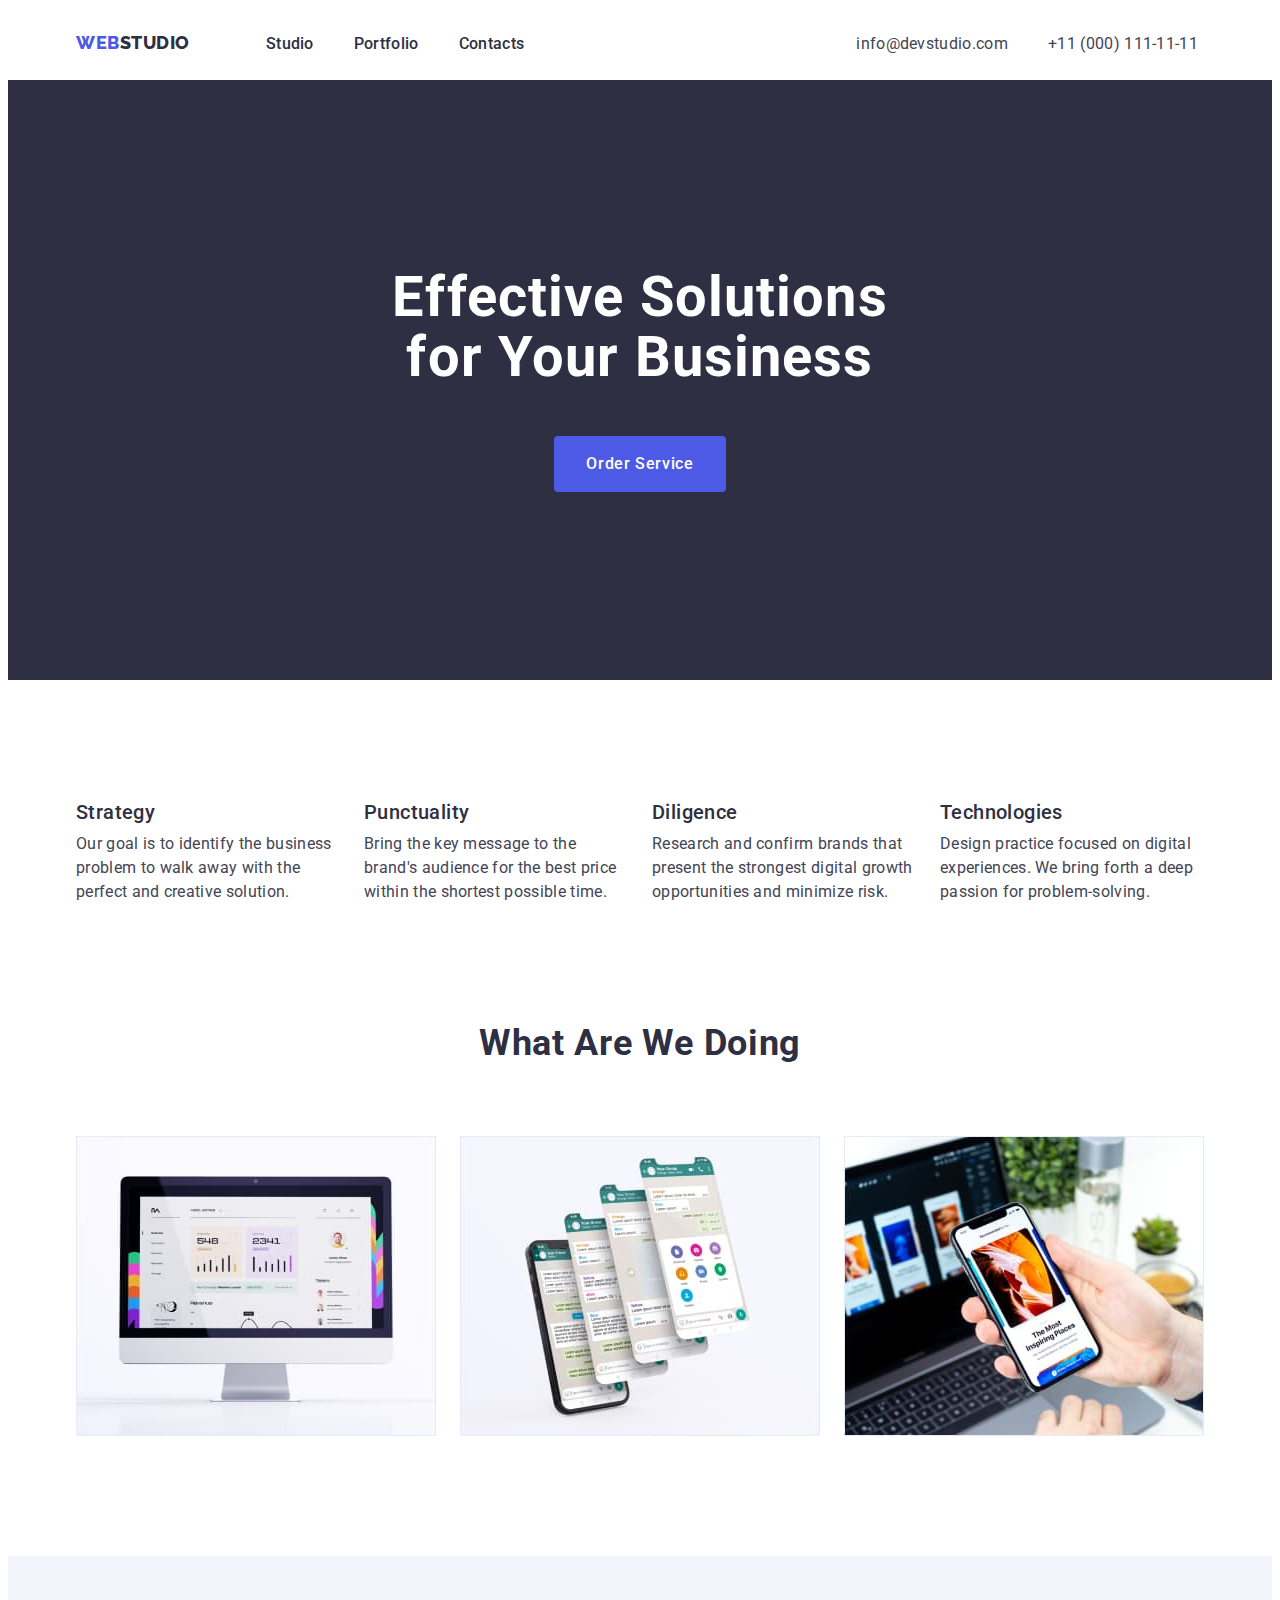
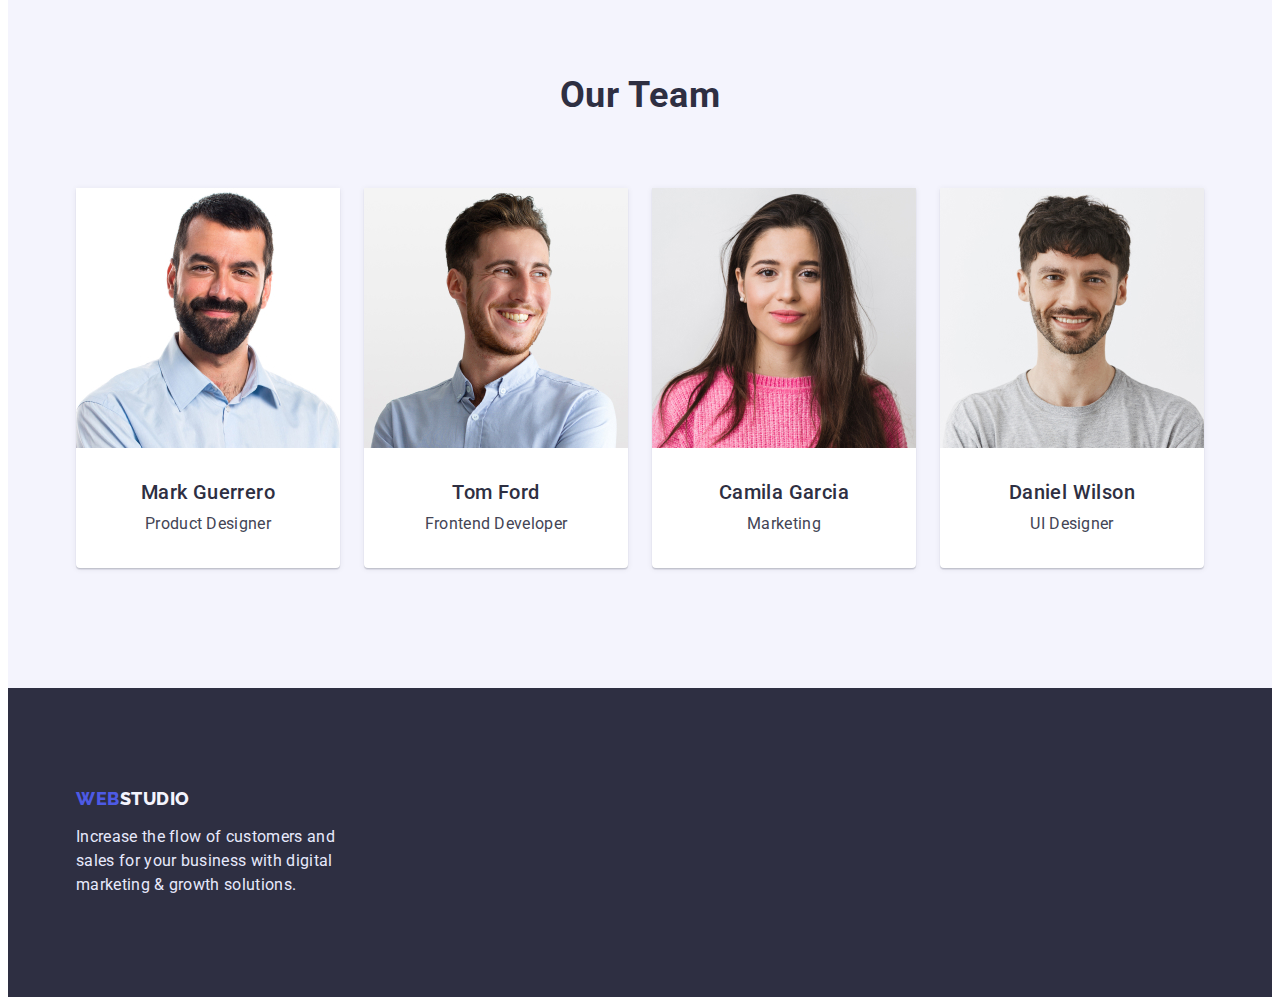
<file: index.html>
<!DOCTYPE html>
<html lang="en">
  <head>
    <meta charset="UTF-8" />
    <meta http-equiv="X-UA-Compatible" content="IE=edge" />
    <meta name="viewport" content="width=device-width, initial-scale=1.0" />
    <link rel="preconnect" href="https://fonts.googleapis.com" />
    <link rel="preconnect" href="https://fonts.gstatic.com" crossorigin />
    <link
      href="https://fonts.googleapis.com/css2?family=Raleway:wght@800&family=Roboto:wght@400;500;700&display=swap"
      rel="stylesheet"
    />
    <link rel="stylesheet" href="./css/styles.css" />
    <title>WebStudio</title>
  </head>
  <body>
    <header class="header">
      <div class="header__container container">
        <nav class="header__navigation">
          <a class="header__logo link" href="./index.html"
            >WEB<span class="header__span">Studio</span></a
          >

          <ul class="header__navigation-list list">
            <li class="header__navigation-item">
              <a class="header__navigation-link link" href="./index.html"
                >Studio</a
              >
            </li>
            <li class="header__navigation-item">
              <a class="header__navigation-link link" href="./portfolio.html"
                >Portfolio</a
              >
            </li>
            <li class="header__navigation-item">
              <a class="header__navigation-link link" href="">Contacts</a>
            </li>
          </ul>
        </nav>

        <address class="header__address">
          <ul class="header__address-list list">
            <li class="header__address-item">
              <a
                class="header__adress-link link"
                href="mailto:info@devstudio.com"
                >info@devstudio.com</a
              >
            </li>
            <li class="header__address-item">
              <a class="header__adress-link link" href="tel:+11(000)111-11-11"
                >+11 (000) 111-11-11</a
              >
            </li>
          </ul>
        </address>
      </div>
    </header>
    <!-- HERO SECTION-->
    <main>
      <section class="section hero">
        <div class="container">
          <h1 class="hero-title">Effective Solutions for Your Business</h1>
          <button class="hero__button" type="button">Order Service</button>
        </div>
      </section>

      <!-- PRIVILAGE  -->
      <section class="section__privilage">
        <div class="container">
          <h2 hidden class="visually-hidden">our privilage</h2>
          <ul class="privilage__list list">
            <li class="privilage__item">
              <h3 class="privilage__title">Strategy</h3>
              <p class="privilage__text">
                Our goal is to identify the business problem to walk away with
                the perfect and creative solution.
              </p>
            </li>
            <li class="privilage__item">
              <h3 class="privilage__title">Punctuality</h3>
              <p class="privilage__text">
                Bring the key message to the brand's audience for the best price
                within the shortest possible time.
              </p>
            </li>
            <li class="privilage__item">
              <h3 class="privilage__title">Diligence</h3>
              <p class="privilage__text">
                Research and confirm brands that present the strongest digital
                growth opportunities and minimize risk.
              </p>
            </li>
            <li class="privilage__item">
              <h3 class="privilage__title">Technologies</h3>
              <p class="privilage__text">
                Design practice focused on digital experiences. We bring forth a
                deep passion for problem-solving.
              </p>
            </li>
          </ul>
        </div>
      </section>

      <!-- WHAT WE ARE DOING -->
      <section class="section what">
        <div class="container">
          <h2 class="section__what-title">What are we doing</h2>
          <ul class="section__what-list list">
            <li class="section__what-item">
              <img
                class="section__what-photo"
                src="./images/about/img1.jpg"
                alt="monitor"
                width="360"
                height="300"
              />
            </li>
            <li class="section__what-item">
              <img
                class="section__what-photo"
                src="./images/about/img2.jpg"
                alt="smatrphone"
                width="360"
                height="300"
              />
            </li>
            <li class="section__what-item">
              <img
                class="section__what-photo"
                src="./images/about/img3.jpg"
                alt="phone and laptop"
                width="360"
                height="300"
              />
            </li>
          </ul>
        </div>
      </section>

      <!-- TEAM SECTION  -->
      <section class="section section__team">
        <div class="container">
          <h2 class="section__team-title">Our Team</h2>
          <ul class="section__team-list list">
            <li class="section__team-item">
              <img
                class="section__team-photo"
                src="./images/employees/foto1.jpg"
                alt="photo mark"
                width="264"
                height="260"
              />
              <div class="team__wrapper">
                <h3 class="section__team-sabtitle">Mark Guerrero</h3>
                <p class="section__team-text">Product Designer</p>
              </div>
            </li>
            <li class="section__team-item">
              <img
                class="section__team-photo"
                src="./images/employees/foto2.jpg"
                alt="photo tom"
                width="264"
                height="260"
              />
              <div class="team__wrapper">
                <h3 class="section__team-sabtitle">Tom Ford</h3>
                <p class="section__team-text">Frontend Developer</p>
              </div>
            </li>
            <li class="section__team-item">
              <img
                class="section__team-photo"
                src="./images/employees/foto3.jpg"
                alt="photo camila"
                width="264"
                height="260"
              />
              <div class="team__wrapper">
                <h3 class="section__team-sabtitle">Camila Garcia</h3>
                <p class="section__team-text">Marketing</p>
              </div>
            </li>
            <li class="section__team-item">
              <img
                class="section__team-photo"
                src="./images/employees/foto4.jpg"
                alt="photo daniel"
                width="264"
                height="260"
              />
              <div class="team__wrapper">
                <h3 class="section__team-sabtitle">Daniel Wilson</h3>
                <p class="section__team-text">UI Designer</p>
              </div>
            </li>
          </ul>
        </div>
      </section>
    </main>

    <footer class="footer">
      <div class="container">
        <a class="lo__go-link" href="index.html"
          >WEB<span class="footer-logo">Studio</span></a
        >
        <p class="footer-text">
          Increase the flow of customers and sales for your business with
          digital marketing & growth solutions.
        </p>
      </div>
    </footer>
  </body>
</html>
</file>
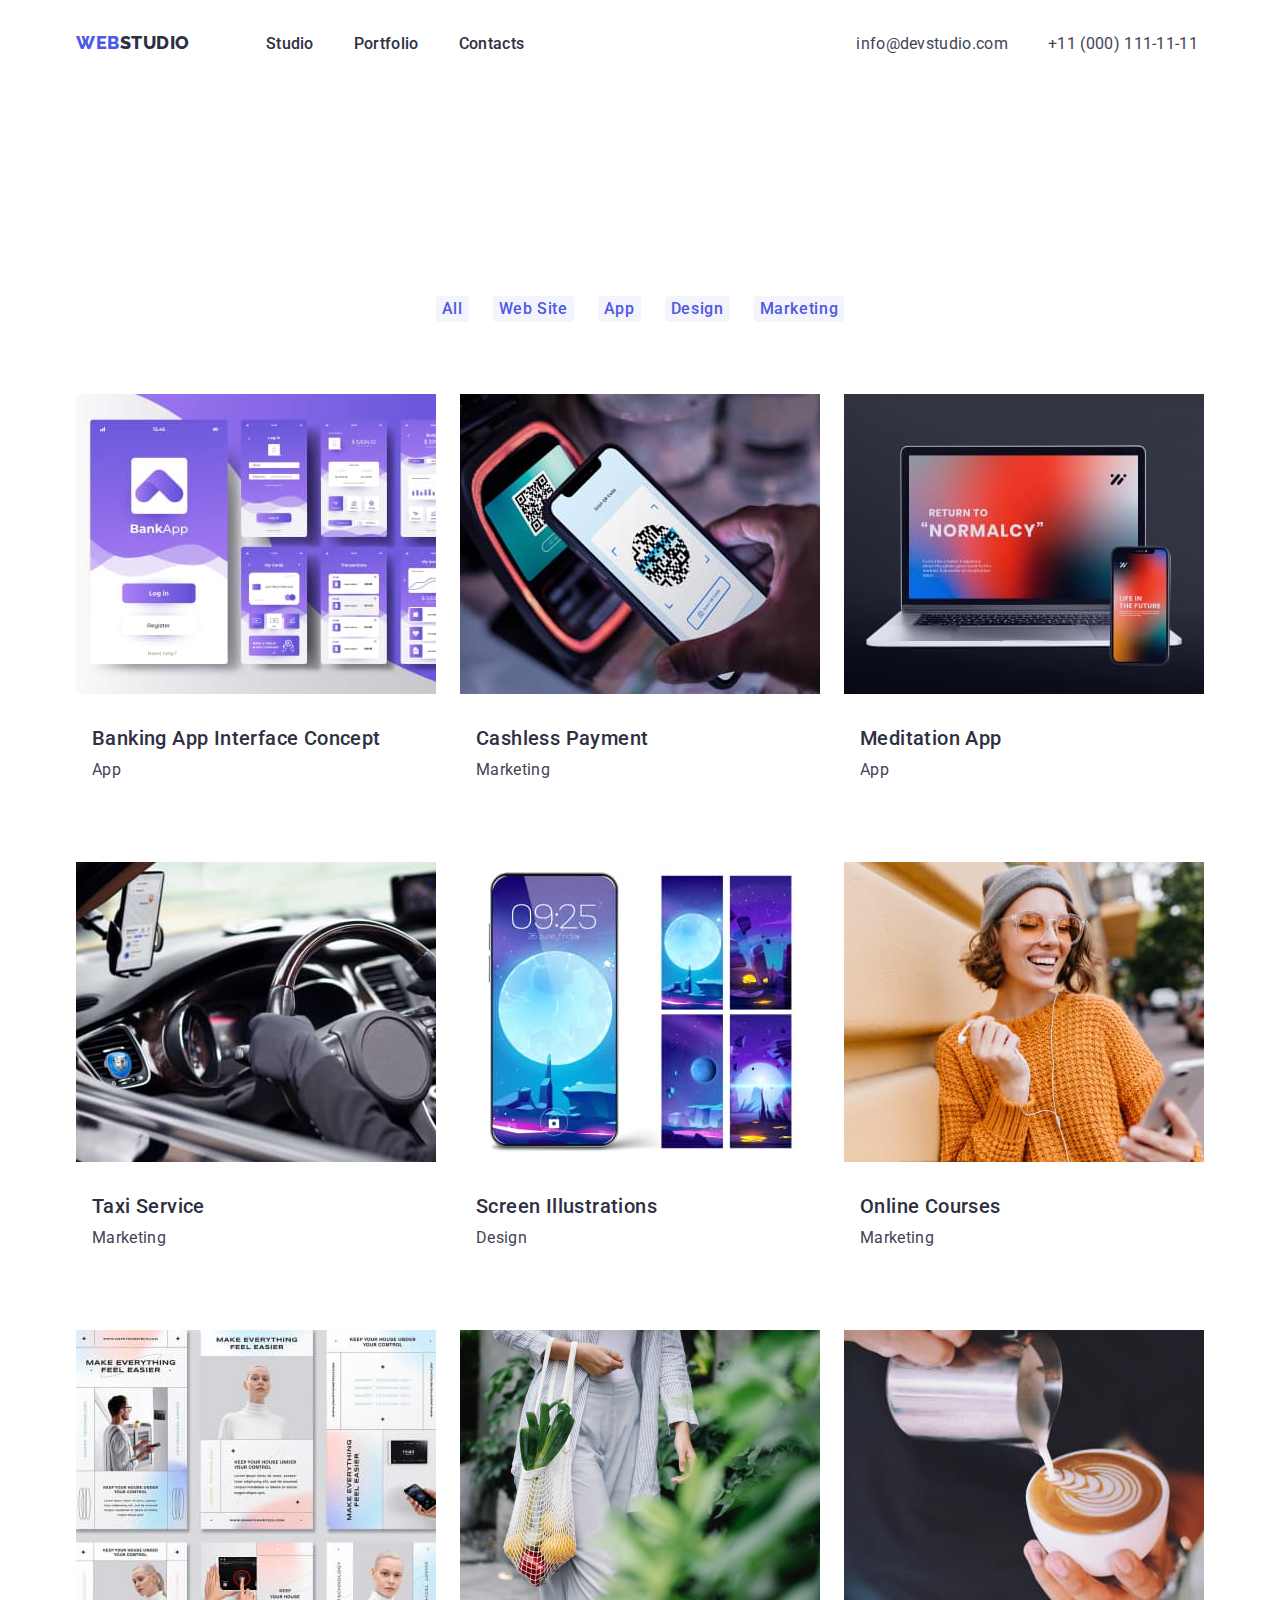
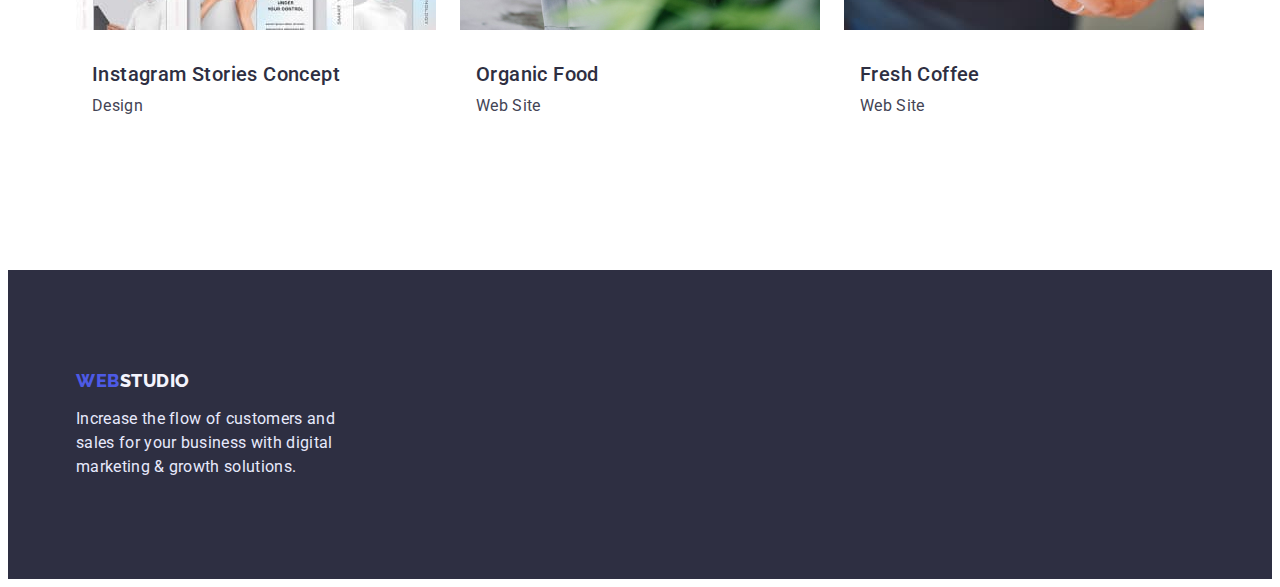
<file: portfolio.html>
<!DOCTYPE html>
<html lang="en">
  <head>
    <meta charset="UTF-8" />
    <meta http-equiv="X-UA-Compatible" content="IE=edge" />
    <meta name="viewport" content="width=device-width, initial-scale=1.0" />
    <link rel="stylesheet" href="./css/styles.css" />
    <link rel="preconnect" href="https://fonts.googleapis.com" />
    <link rel="preconnect" href="https://fonts.gstatic.com" crossorigin />
    <link
      href="https://fonts.googleapis.com/css2?family=Raleway:wght@800&family=Roboto:wght@400;500;700&display=swap"
      rel="stylesheet"
    />
    <title>portfolio</title>
  </head>
  <body>
       <header class="header">
      <div class="container header__container">

        <!-- NAVIGATIONS -->
      <nav class="header__navigation">
        <a class="header__logo link" href="./index.html"
          >WEB<span class="header__span">Studio</span></a
        >
        <ul class="header__navigation-list">
          <li class="header__navigation-item">
            <a class="header__navigation-link link" href="./index.html"
              >Studio</a
            >
          </li>
          <li class="header__navigation-item">
            <a class="header__navigation-link link" href="./portfolio.html"
              >Portfolio</a
            >
          </li>
          <li class="header__navigation-item">
            <a class="header__navigation-link link" href="">Contacts</a>
          </li>
        </ul>
      </т>

      <address class="header__address">
        <ul class="header__address-list list">
          <li class="header__address-item">
            <a class="header__adress-link link" href="mailto:info@devstudio.com"
              >info@devstudio.com</a
            >
          </li>
          <li class="header__address-item">
            <a class="header__adress-link link" href="tel:+11(000)111-11-11"
              >+11 (000) 111-11-11</a
            >
          </li>
        </ul>
      </address></div>
    </header>
    <main>
      <section class="section">
        <div class="container">
        <h1 hidden class="section-title">portfolio</h1>
        <ul class="section__button-list list">
          <li class="section__button-item">
            <button class="section__button" type="button">All</button>
          </li>
          <li class="section__button-item">
            <button class="section__button" type="button">Web Site</button>
          </li>
          <li class="section__button-item">
            <button class="section__button" type="button">App</button>
          </li>
          <li class="section__button-item">
            <button class="section__button" type="button">Design</button>
          </li>
          <li class="section__button-item">
            <button class="section__button" type="button">Marketing</button>
          </li>
        </ul>

        <ul class="portfolio__section-list list">
          <li class="portfolio__section-item">
            <a class="portfolio__section-link link" href="">
              <img
                class="portfolio__section-photo"
                src="./images/projects/img1.jpg"
                alt="Banking App Interface Concept"
                width="360"
              />
              <div class="border"><h2 class="portfolio__section-title">
                Banking App Interface Concept
              </h2>
              <p class="portfolio__section-text">App</p></div>
            </a>
          </li>
          <li class="portfolio__section-item">
            <a class="portfolio__section-link link" href="">
              <img
                class="portfolio__section-photo"
                src="./images/projects/img2.jpg"
                alt="Cashless Payment"
                width="360"
              />
              <div class="border"><h2 class="portfolio__section-title">Cashless Payment</h2>
              <p class="portfolio__section-text">Marketing</p></div>
            </a>
          </li>
          <li class="portfolio__section-item">
            <a class="portfolio__section-link link" href="">
              <img
                class="portfolio__section-photo"
                src="./images/projects/img3.jpg"
                alt="Meditation App"
                width="360"
              />
              <div class="border"><h2 class="portfolio__section-title">Meditation App</h2>
              <p class="portfolio__section-text">App</p></div>
            </a>
          </li>
          <li class="portfolio__section-item">
            <a class="portfolio__section-link link" href="">
              <img
                class="portfolio__section-photo"
                src="./images/projects/img4.jpg"
                alt="Taxi Service"
                width="360"
              />
              <div class="border"><h2 class="portfolio__section-title">Taxi Service</h2>
              <p class="portfolio__section-text">Marketing</p></div>
            </a>
          </li>
          <li class="portfolio__section-item">
            <a class="portfolio__section-link link" href="">
              <img
                class="portfolio__section-photo"
                src="./images/projects/img5.jpg"
                alt="Seen Illustrationscr"
                width="360"
              />
              <div class="border"><h2 class="portfolio__section-title">Screen Illustrations</h2>
              <p class="portfolio__section-text">Design</p></div>
            </a>
          </li>
          <li class="portfolio__section-item">
            <a class="portfolio__section-link link" href="">
              <img
                class="portfolio__section-photo"
                src="./images/projects/img6.jpg"
                alt="Online Courses"
                width="360"
              />
              <div class="border"><h2 class="portfolio__section-title">Online Courses</h2>
              <p class="portfolio__section-text">Marketing</p></div></a
            >
          </li>
          <li class="portfolio__section-item">
            <a class="portfolio__section-link link" href=""
              ><img
                class="portfolio__section-photo"
                src="./images/projects/img7.jpg"
                alt="Instagram Stories Concept"
                width="360"
              />
              <div class="border"><h2 class="portfolio__section-title">
                Instagram Stories Concept
              </h2>
              <p class="portfolio__section-text">Design</p></div></a
            >
          </li>
          <li class="portfolio__section-item">
            <a class="portfolio__section-link link" href=""
              ><img
                class="portfolio__section-photo"
                src="./images/projects/img8.jpg"
                alt="Organic Food"
                width="360"
              />
              <div class="border"><h2 class="portfolio__section-title">Organic Food</h2>
              <p class="portfolio__section-text">Web Site</p></div></a
            >
          </li>
          <li class="portfolio__section-item">
            <a class="portfolio__section-link link" href=""
              ><img
                class="portfolio__section-photo"
                src="./images/projects/img9.jpg"
                alt="Fresh Coffee"
                width="360"
              />
              <div class="border"><h2 class="portfolio__section-title">Fresh Coffee</h2>
              <p class="portfolio__section-text">Web Site</p></div></a
            >
          </li>
        </ul>
      </section>
    </main>

    <footer class="footer">
      <div class="container">
        <a class="lo__go-link" href="index.html"
          >WEB<span class="footer-logo">Studio</span></a
        >
        <p class="footer-text">
          Increase the flow of customers and sales for your business with
          digital marketing & growth solutions.
        </p>
      </div>
    </footer>
  </body>
</html>
</file>
<file: css/styles.css>
:root {
  --bg-color: #ffffff;
  --logo-color-top: #4d5ae5;
  --color-text: #2e2f42;
  --seconari-text-color: #434455;
  --portfolio-button-bg-hover-color: #404bbf;
  --head-buttum-fon-color: #e7e9fc;
  --bg-color-fon-team: #f4f4fd;
  --fotter-text: #e7e9fc;
}

/* ***** */
html {
  box-sizing: border-box;
}

body {
  font-family: 'Roboto', sans-serif;
  color: var(--seconari-text-color);
}

*,
*::after,
*::before {
  box-sizing: inherit;
}

/* Стили для обнуления верхних отступов у элементов */
h1,
h2,
h3,
h4,
h5,
h6,
p {
  margin: 0;
}

/* Класс для обнуления базовых свойств у списков (ul) */
ul {
  list-style: none;
  padding-left: 0;
  margin: 0;
}

/* Класс для обнуления базовых свойств у ссылок */
a {
  text-decoration: none;
  color: inherit;
}

/* Свойства для корректного отображения картинок */
img {
  display: block;
  max-width: 100%;
  height: auto;
}

/* Свойства для обнуления курсива у address */

address {
  font-style: normal;
}
.section {
  padding: 120px 0 120px 0;
}

.link {
  text-decoration: none;
}
/* First Page (heder)*/
/* navigation */
.list {
  list-style: none;
}

.header {
  padding-top: 24px;
  padding-bottom: 24px;
  border-bottom: 1px solid var(--head-buttum-fon-color #e7e9fc);
}
.container {
  width: 1158px;
  padding-right: 15px;
  padding-left: 15px;
  margin: 0 auto;
}

.header__container {
  display: flex;
}

.header__navigation {
  display: flex;
}
.header__logo {
  font-family: 'Raleway', sans-serif;
  font-weight: 800;
  font-size: 18px;
  color: var(--logo-color-top);
  line-height: 1.17;
  letter-spacing: 0.03em;
  text-transform: uppercase;
  margin-right: 76px;
}

.header__span {
  color: var(--color-text);
}
.header__navigation-list {
  display: flex;
  margin-right: 332px;
  gap: 40px;
}

.header__navigation-link {
  font-weight: 500;
  font-size: 16px;
  line-height: 1.5;
  letter-spacing: 0.02em;
  color: var(--color-text);
}
.header__navigation-link:hover,
.header__navigation-link:focus {
  color: var(--portfolio-button-bg-hover-color);
  border: var(--portfolio-button-bg-hover-color);
  border-radius: 2px;
}

/* adress section */

.header__address {
  line-height: 1.5;
  letter-spacing: 0.02em;
  font-style: normal;
}

.header__address-list {
  display: flex;
  gap: 40px;
}

.header__adress-link {
  color: var(--seconari-text-color);
  line-height: 1.5;
  letter-spacing: 0.02em;
}
.header__adress-link:hover,
.header__adress-link:focus {
  color: var(--portfolio-button-bg-hover-color);
}

/* HERO SECTION */

.hero {
  background-color: var(--color-text);
  padding: 188px 0;
}

.hero-title {
  width: 496px;
  text-align: center;
  font-weight: 700;
  font-size: 56px;
  line-height: 1.07;
  letter-spacing: 0.02em;
  color: var(--bg-color);
  margin: 0 auto 48px auto;
}

.hero__button {
  font-family: 'Roboto', sans-serif;
  font-weight: 500;
  font-size: 16px;
  line-height: 1.5;
  letter-spacing: 0.04em;
  color: var(--bg-color);
  background-color: var(--logo-color-top);
  box-shadow: 0px 4px 4px rgb(0 0 0, 15);
  border: none;
  border-radius: 4px;
  padding: 16px 32px;
  cursor: pointer;
  display: block;
  margin: 0 auto;
}
.hero__button:hover,
.hero__button:focus {
  background-color: var(--portfolio-button-bg-hover-color);
}

/* privilage section */

.section__privilage {
  padding-top: 120px;
  padding-bottom: 120px;
}
.visually-hidden {
  visibility: hidden;
  color: #2e2f42;
}

.privilage__list {
  display: flex;
  gap: 24px;
}
.privilage__item {
  width: 264px;
}
.privilage__title {
  font-weight: 500;
  font-size: 20px;
  line-height: 1.2;
  letter-spacing: 0.02em;
  color: var(--color-text);
  margin-bottom: 8px;
}
.privilage__text {
  line-height: 1.5;
  letter-spacing: 0.02em;
  color: var(--seconari-text-color);
}
/*section what */

.what {
  padding-top: 0;
}
.section__what-title {
  text-align: center;
  font-weight: 700;
  font-size: 36px;
  line-height: 1.11;
  text-align: center;
  letter-spacing: 0.02em;
  color: var(--color-text);
  text-transform: capitalize;
  margin-bottom: 72px;
}
.section__what-list {
  display: flex;
  gap: 24px;
}
.section__what-item {
  display: block;
}

.section__what-photo {
}

/* section Team */
.section__team {
  background-color: var(--bg-color-fon-team);
}

.section__team-title {
  font-weight: 700;
  font-size: 36px;
  line-height: 1.11;
  text-align: center;
  text-transform: capitalize;
  letter-spacing: 0.02em;
  color: var(--color-text);

  margin-bottom: 72px;
}
.section__team-list {
  display: flex;
  gap: 24px;
}

.section__team-item {
  background-color: #ffffff;
  box-shadow: 0px 1px 6px rgba(46, 47, 66, 0.08),
    0px 1px 1px rgba(46, 47, 66, 0.16), 0px 2px 1px rgba(46, 47, 66, 0.08);
  border-radius: 0px 0px 4px 4px;
}

.section__team-photo {
  display: block;
}
.section__team-sabtitle {
  text-align: center;
  font-weight: 500;
  font-size: 20px;
  line-height: 1.2;
  letter-spacing: 0.02em;
  margin-bottom: 8px;
  color: #2e2f42;
}
.team__wrapper {
  padding-top: 32px;
  padding-bottom: 32px;
}

.section__team-text {
  line-height: 1.5;
  text-align: center;
  letter-spacing: 0.02em;
  color: var(--seconari-text-color);
}

/* FOOTER SECTION */

.footer {
  background-color: var(--color-text);
  padding-top: 100px;
  padding-bottom: 100px;
}

.lo__go-link {
  display: block;
  font-family: 'Raleway', sans-serif;
  font-weight: 800;
  font-size: 18px;
  line-height: 1.17;
  letter-spacing: 0.03em;
  color: var(--logo-color-top);
  text-transform: uppercase;
  margin-bottom: 16px;
}

.footer-logo {
  color: var(--bg-color-fon-team);
}
.footer-text {
  width: 264px;
  color: var(--color-e7e9fc);
  line-height: 1.5;
  letter-spacing: 0.02em;
  color: var(--fotter-text);
}

/* Portfolio page */

.section-title {
  visibility: hidden;
}
.section__button-list {
  display: flex;
  gap: 24px;
  margin-top: 96px;
  margin-bottom: 72px;
  justify-content: center;
}

.section__button-item {
}

.section__button {
  font-family: 'Roboto', sans-serif;
  font-style: normal;
  font-weight: 500;
  font-size: 16px;
  line-height: 1.5;
  letter-spacing: 0.04em;
  background-color: var(--bg-color-fon-team);
  color: var(--logo-color-top);
  border: var(--fotter-text);
  border-radius: 4px;
  cursor: pointer;
  display: flex;
}

.section__button:hover,
.section__button:focus {
  color: var(--bg-color);
  background-color: var(--portfolio-button-bg-hover-color);
}
.portfolio__section-list {
  list-style: none;
  display: flex;
  flex-wrap: wrap;
  margin-top: 72px;
  gap: 48px 24px;
}

.portfolio__section-item {
  width: 360px;
}

.portfolio__section-link {
}
.portfolio__section-photo {
  display: block;
}
.portfolio__section-title {
  font-weight: 500;
  font-size: 20px;
  line-height: 1.2;
  letter-spacing: 0.02em;
  color: var(--color-text);
}
.border {
  border-left: 1px solid var(--fotter-text--);
  border-right: 1px solid var(--fotter-text--);
  border-bottom: 1px solid var(--fotter-text--);
  padding: 32px 16px;
}

.portfolio__section-text {
  margin-top: 8px;
  text-align: left;

  font-size: 16px;
  line-height: 1.5;
  letter-spacing: 0.02em;
  color: var(--seconari-text-color);
}
</file>
